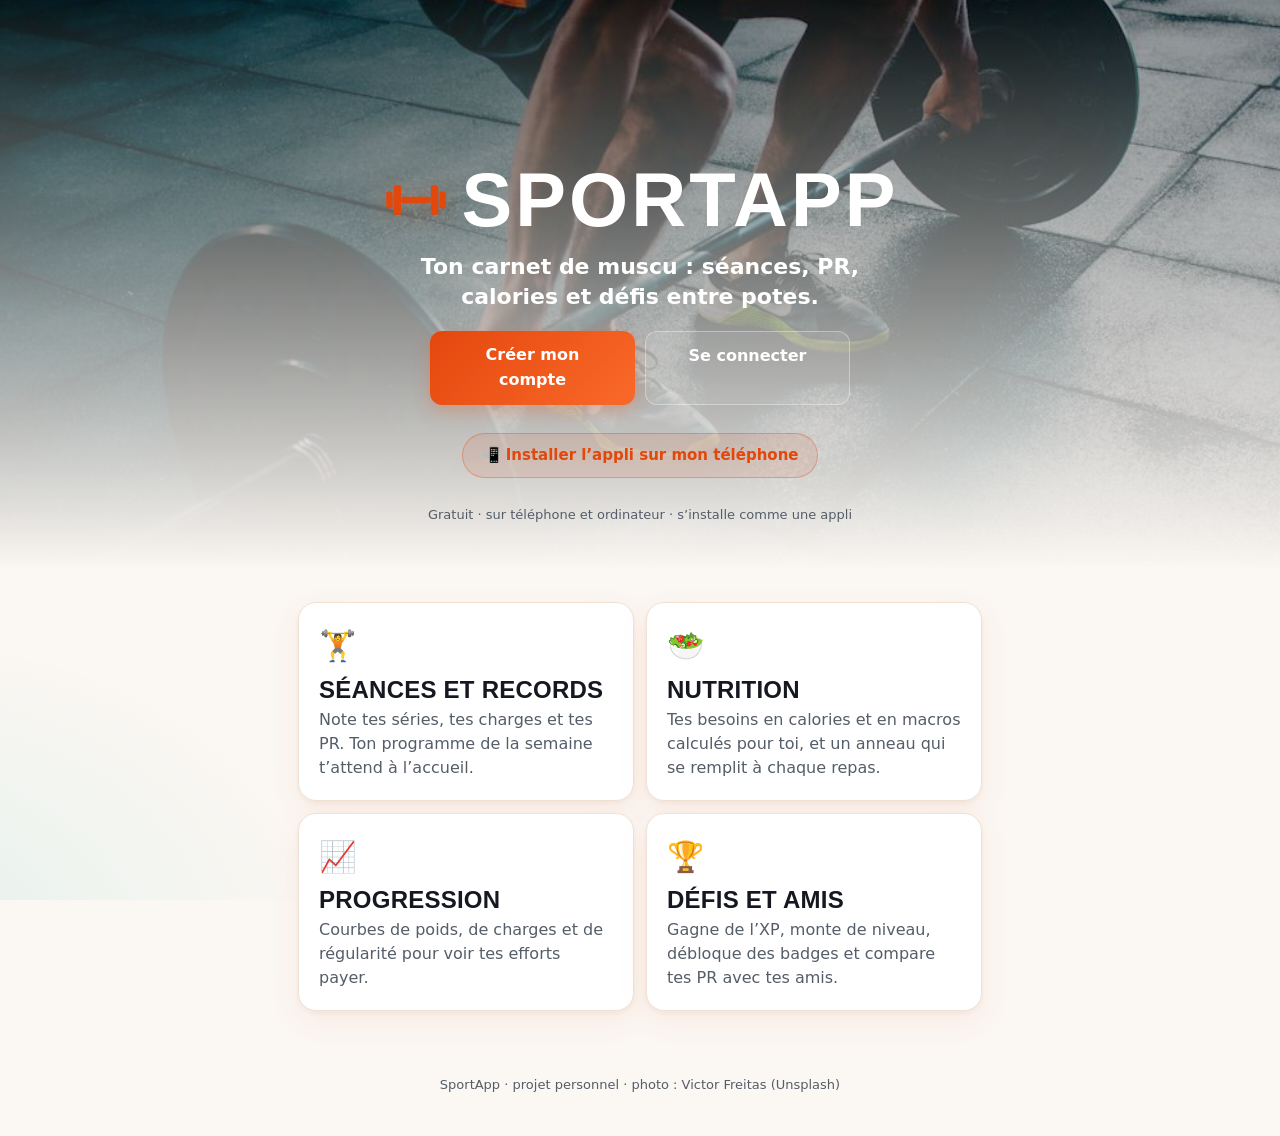
<file: index.html>
<!DOCTYPE html>
<html lang="fr">
<head>
  <meta charset="utf-8">
  <meta http-equiv="Content-Security-Policy" content="default-src 'self'; script-src 'self' 'unsafe-inline'; style-src 'self' 'unsafe-inline' https://fonts.googleapis.com; font-src https://fonts.gstatic.com; img-src 'self' data:; object-src 'none'; base-uri 'self'; form-action 'self'">
  <meta name="viewport" content="width=device-width, initial-scale=1">

  <!-- Ce que Google et les aperçus de liens (WhatsApp, Insta…) affichent -->
  <title>SportApp – Suivi muscu, nutrition et progression</title>
  <meta name="description" content="SportApp, ton carnet de musculation gratuit : note tes séances et tes PR, suis tes calories, ta progression, et relève des défis avec tes amis. S’installe sur ton téléphone comme une appli.">
  <link rel="canonical" href="https://zorgue1.github.io/ProjetSite/">
  <meta property="og:type" content="website">
  <meta property="og:site_name" content="SportApp">
  <meta property="og:title" content="SportApp – Suivi muscu, nutrition et progression">
  <meta property="og:description" content="Séances, PR, calories, progression et défis entre amis. Gratuit, sur téléphone et ordinateur.">
  <meta property="og:url" content="https://zorgue1.github.io/ProjetSite/">
  <meta property="og:image" content="https://zorgue1.github.io/ProjetSite/Image/icon-512.png">
  <!-- Google Search Console : preuve que le site m'appartient (ne pas retirer) -->
  <meta name="google-site-verification" content="H4rcb3SRadLsN_GmsuNjmYj808TPczAXAtBf1GFd7hI" />

  <link rel="manifest" href="manifest.json">
  <meta name="theme-color" content="#090d13">
  <link rel="icon" href="Image/icon-192.png">
  <link rel="apple-touch-icon" href="Image/icon-180.png">

  <script>
    // Déjà connecté (session Supabase enregistrée sur cet appareil) : on ouvre directement l'appli
    try {
      if (Object.keys(localStorage).some(function (k) { return /^sb-.+-auth-token$/.test(k); })) {
        location.replace("HTML/Accueil.html");
      }
    } catch (e) {}
  </script>
  <script src="JS/theme.js"></script>
  <link rel="stylesheet" href="CSS/Couleur.css">
  <link rel="stylesheet" href="CSS/Commun.css">
  <link rel="stylesheet" href="CSS/Vitrine.css">
</head>
<body>
  <header class="vitrine-hero">
    <div class="logo">
      <svg class="logo-icone" viewBox="0 0 64 64" aria-hidden="true">
        <rect x="4"  y="24" width="6"  height="16" rx="2"/>
        <rect x="11" y="18" width="7"  height="28" rx="2"/>
        <rect x="18" y="29" width="28" height="6"  rx="2"/>
        <rect x="46" y="18" width="7"  height="28" rx="2"/>
        <rect x="54" y="24" width="6"  height="16" rx="2"/>
      </svg>
      <h1>SportApp</h1>
    </div>
    <p class="accroche">Ton carnet de muscu : séances, PR, calories et défis entre potes.</p>
    <div class="boutons">
      <a class="btn" href="HTML/Connexion.html#inscription">Créer mon compte</a>
      <a class="btn secondaire" href="HTML/Connexion.html">Se connecter</a>
    </div>
    <button class="btn-installer-vitrine" id="btn-installer" type="button">📲 Installer l’appli sur mon téléphone</button>
    <p class="mut petit">Gratuit · sur téléphone et ordinateur · s’installe comme une appli</p>
  </header>

  <main>
    <section class="atouts" aria-label="Ce que fait SportApp">
      <article class="card">
        <span aria-hidden="true">🏋️</span>
        <h2>Séances et records</h2>
        <p>Note tes séries, tes charges et tes PR. Ton programme de la semaine t’attend à l’accueil.</p>
      </article>
      <article class="card">
        <span aria-hidden="true">🥗</span>
        <h2>Nutrition</h2>
        <p>Tes besoins en calories et en macros calculés pour toi, et un anneau qui se remplit à chaque repas.</p>
      </article>
      <article class="card">
        <span aria-hidden="true">📈</span>
        <h2>Progression</h2>
        <p>Courbes de poids, de charges et de régularité pour voir tes efforts payer.</p>
      </article>
      <article class="card">
        <span aria-hidden="true">🏆</span>
        <h2>Défis et amis</h2>
        <p>Gagne de l’XP, monte de niveau, débloque des badges et compare tes PR avec tes amis.</p>
      </article>
    </section>
  </main>

  <footer class="mut petit">
    SportApp · projet personnel · photo : Victor Freitas (Unsplash)
  </footer>
  <script src="JS/installer.js"></script>
  <script>
    document.getElementById("btn-installer").addEventListener("click", ouvrirGuideInstallation);
    // Arrivé depuis Insta, Snap… : on explique tout de suite comment ouvrir le vrai navigateur
    if (appareil().integre && !appliInstallee()) setTimeout(ouvrirGuideInstallation, 600);
    // Déjà installée : le bouton ne sert à rien
    if (appliInstallee()) document.getElementById("btn-installer").hidden = true;
  </script>
</body>
</html>
</file>
<file: CSS/Couleur.css>
/* =====================================================
   COULEUR.CSS : toutes les couleurs du site sont ici.
   Change une valeur, et toutes les pages suivent.
   ===================================================== */

/* ---------- Thème sombre (par défaut) ---------- */
:root {
  color-scheme: dark;

  --fond: #090d13;
  --halo: rgba(255, 106, 61, 0.16);
  --halo-2: transparent;
  --carte: #121923;
  --carte-douce: #0c121a;
  --texte: #f1f4f8;
  --gris: #98a4b4;
  --bordure: #202b3a;
  --ombre: 0 10px 40px rgba(0, 0, 0, 0.45);

  --accent: #ff6a3d;
  --accent-halo: rgba(255, 106, 61, 0.30);
  --degrade: linear-gradient(135deg, #ff6a3d, #ffa12e);
  --texte-bouton: #1a0d06;

  --push: #ff6a3d;
  --pull: #2fd9c5;
  --leg: #a78bfa;
  --repos: #6f7b8a;

  --danger: #ff4d5e;
  --anneau-1: #2fd9c5;
  --anneau-2: #7ee081;
  --proteines: #2fd9c5;
  --glucides: #ffb020;
  --lipides: #a78bfa;
  --eau: #38bdf8;

  --bandeau-fond: rgba(9, 13, 19, 0.78);
  --bandeau-texte: #8c99aa;
  --bandeau-actif: #f1f4f8;
  --bandeau-survol: rgba(255, 255, 255, 0.07);

  --logo: var(--accent);
  --rayon: 18px;
}

/* ---------- Thème clair « énergie » (choisi, ou automatique si le téléphone est en mode clair) ----------
   Inspiré de Strava (orange vif) et d'Apple Fitness (turquoise, vert) : fond chaud, deux lueurs de couleur,
   cartes blanches avec une ombre légèrement orangée. theme.js pose data-theme="light" quand il le faut. */
:root[data-theme="light"] {
  color-scheme: light;

  --fond: #fbf7f3;
  --halo: rgba(252, 76, 2, 0.13);
  --halo-2: rgba(16, 185, 170, 0.10);
  --carte: #ffffff;
  --carte-douce: #fbf2ea;
  --texte: #151821;
  --gris: #545d68;
  --bordure: #f0e1d4;
  --ombre: 0 10px 30px rgba(234, 88, 12, 0.08), 0 2px 6px rgba(21, 24, 33, 0.05);

  --accent: #e2470c;
  --accent-halo: rgba(252, 76, 2, 0.24);
  --degrade: linear-gradient(135deg, #e5470d, #f9692a);
  --texte-bouton: #ffffff;

  --push: #e2470c;
  --pull: #0d9488;
  --leg: #7c3aed;
  --repos: #8b8f96;

  --danger: #dc2638;
  --anneau-1: #0d9488;
  --anneau-2: #22c55e;
  --proteines: #0d9488;
  --glucides: #d97706;
  --lipides: #7c3aed;
  --eau: #0284c7;

  --bandeau-fond: rgba(255, 250, 246, 0.85);
  --bandeau-texte: #66707c;
  --bandeau-actif: #151821;
  --bandeau-survol: rgba(226, 71, 12, 0.07);
}
</file>
<file: CSS/Commun.css>
@import url("https://fonts.googleapis.com/css2?family=Big+Shoulders+Display:wght@700;800;900&family=Manrope:wght@400;500;600;700&display=swap");

/* ---------- Base ---------- */
* {
  box-sizing: border-box;
}

body {
  margin: 0;
  min-height: 100vh;
  background:
    radial-gradient(900px 520px at 90% -10%, var(--halo), transparent 65%),
    radial-gradient(700px 480px at -10% 105%, var(--halo-2), transparent 65%),
    var(--fond);
  background-attachment: fixed;
  color: var(--texte);
  font-family: Manrope, "Segoe UI", system-ui, sans-serif;
  font-size: 16px;
  line-height: 1.55;
  -webkit-font-smoothing: antialiased;
}

main {
  max-width: 720px;
  margin: 0 auto;
  padding: 28px 18px 64px;
}

h1,
h2 {
  margin: 0;
  font-family: "Big Shoulders Display", Impact, sans-serif;
  line-height: 1;
  letter-spacing: 0.01em;
}

h2 {
  margin-bottom: 16px;
  font-size: 30px;
  font-weight: 800;
  text-transform: uppercase;
}

.mut {
  color: var(--gris);
  font-size: 15px;
}

/* ---------- Bandeau : logo et paramètres ---------- */
.bandeau {
  position: sticky;
  top: 0;
  z-index: 20;
  display: flex;
  align-items: center;
  justify-content: space-between;
  gap: 12px;
  width: 100%;
  padding: 10px 16px;
  background: var(--bandeau-fond);
  -webkit-backdrop-filter: blur(14px);
  backdrop-filter: blur(14px);
  border-bottom: 1px solid var(--bordure);
}

.marque {
  display: flex;
  align-items: center;
  gap: 10px;
  text-decoration: none;
  color: var(--texte);
}

.marque svg {
  width: 34px;
  height: 34px;
  fill: var(--logo);
}

.marque span {
  font-family: "Big Shoulders Display", Impact, sans-serif;
  font-size: 26px;
  font-weight: 900;
  line-height: 1;
  letter-spacing: 0.04em;
  text-transform: uppercase;
}

.reglages {
  display: flex;
  align-items: center;
  gap: 8px;
  padding: 9px 14px;
  font-size: 14px;
  font-weight: 600;
  text-decoration: none;
  color: var(--bandeau-texte);
  border: 1px solid var(--bordure);
  border-radius: 999px;
  transition: background 0.15s, color 0.15s;
}

.reglages svg {
  width: 18px;
  height: 18px;
  fill: none;
  stroke: currentColor;
  stroke-width: 2;
  stroke-linecap: round;
}

.reglages:hover,
.reglages[aria-current="page"] {
  color: var(--bandeau-actif);
  background: var(--bandeau-survol);
}

.marque:focus-visible,
.reglages:focus-visible,
.btn:focus-visible,
summary:focus-visible {
  outline: 2px solid var(--accent);
  outline-offset: 3px;
}

/* Sur téléphone : le bouton Paramètres devient une simple icône */
@media (max-width: 480px) {
  .reglages span {
    display: none;
  }
  .reglages {
    padding: 10px;
  }
}

/* ---------- Cartes ---------- */
.card {
  margin-bottom: 16px;
  padding: 20px;
  background: var(--carte);
  border: 1px solid var(--bordure);
  border-radius: var(--rayon);
  box-shadow: var(--ombre);
}

.row {
  display: flex;
  flex-wrap: wrap;
  column-gap: 14px;        /* pas d'écart vertical en plus : les libellés espacent déjà les champs */
}

.row > * {
  flex: 1 1 170px;         /* sous ~370 px de large, les champs passent l'un sous l'autre */
  min-width: 0;            /* une colonne peut rétrécir au lieu de déborder */
}

/* Trois petits champs toujours côte à côte (ex. : protéines, glucides, lipides) */
.row.trois {
  display: grid;
  grid-template-columns: repeat(3, minmax(0, 1fr));
  gap: 0 10px;
}

.row.trois .champ-unite input {
  padding-left: 10px;
  padding-right: 26px;
}

.row.trois .champ-unite span {
  right: 10px;
}

.row.trois label {
  overflow: hidden;
  white-space: nowrap;
  text-overflow: ellipsis;
}

/* ---------- Formulaires ---------- */
label {
  display: block;
  margin: 16px 0 6px;
  font-size: 13px;
  font-weight: 700;
  letter-spacing: 0.06em;
  text-transform: uppercase;
  color: var(--gris);
}

.card > label:first-child {
  margin-top: 0;
}

input,
select,
textarea {
  width: 100%;
  min-width: 0;
  max-width: 100%;
  padding: 12px 14px;
  font: inherit;
  color: var(--texte);
  background: var(--carte-douce);
  border: 1px solid var(--bordure);
  border-radius: 12px;
  transition: border-color 0.15s, box-shadow 0.15s;
}

input:focus,
select:focus,
textarea:focus {
  outline: none;
  border-color: var(--accent);
  box-shadow: 0 0 0 3px var(--accent-halo);
}

textarea {
  resize: vertical;
}

/* Dates et heures : sur iPhone, ces champs gardent une largeur fixe et débordent sur leur voisin */
input[type="date"],
input[type="time"] {
  -webkit-appearance: none;
  appearance: none;
  display: block;
  min-height: 48px;
  line-height: 1.4;
  text-align: left;
}

input[type="date"]::-webkit-date-and-time-value,
input[type="time"]::-webkit-date-and-time-value {
  margin: 0;
  text-align: left;
}

.actions {
  display: flex;
  flex-wrap: wrap;
  align-items: center;
  gap: 12px;
  margin-top: 20px;
}

#message {
  color: var(--pull);
  font-weight: 600;
}

/* ---------- Boutons ---------- */
.btn {
  padding: 12px 22px;
  font: inherit;
  font-weight: 700;
  color: var(--texte-bouton);
  background: var(--degrade);
  border: 0;
  border-radius: 12px;
  cursor: pointer;
  box-shadow: 0 6px 18px var(--accent-halo);
  transition: transform 0.12s, filter 0.12s;
}

.btn:hover {
  transform: translateY(-1px);
  filter: brightness(1.07);
}

.btn:active {
  transform: scale(0.98);
}

/* ---------- Logo ---------- */
.logo {
  display: flex;
  align-items: center;
  justify-content: center;
  gap: 12px;
  padding: 6px 0 22px;
}

.logo-icone {
  width: 54px;
  height: 54px;
  fill: var(--logo);
  filter: drop-shadow(0 4px 14px var(--accent-halo));
}

.logo-nom {
  font-family: "Big Shoulders Display", Impact, sans-serif;
  font-size: 44px;
  font-weight: 900;
  line-height: 1;
  letter-spacing: 0.04em;
  text-transform: uppercase;
  color: var(--texte);
}

/* ---------- Animation d'apparition ---------- */
@keyframes monter {
  from { opacity: 0; transform: translateY(10px); }
  to   { opacity: 1; transform: none; }
}

.card,
.hero,
.stats {
  animation: monter 0.4s ease both;
}

@media (prefers-reduced-motion: reduce) {
  * {
    animation: none !important;
    transition: none !important;
  }
}

/* ---------- Attribut hidden toujours respecté ---------- */
[hidden] {
  display: none !important;
}

/* ---------- Exercices : vignette et séries (partagé) ---------- */
.exo-ligne {
  display: flex;
  align-items: center;
  gap: 12px;
  margin-top: 12px;
}

.miniature {
  flex: 0 0 auto;
  width: 56px;
  height: 56px;
  object-fit: cover;
  border-radius: 12px;
  background: var(--carte-douce);
}

/* ---------- Message quand il n'y a rien à afficher ---------- */
.vide {
  padding: 28px 12px;
  text-align: center;
  color: var(--gris);
  border: 1px dashed var(--bordure);
  border-radius: var(--rayon);
}

/* ---------- Pastilles de filtre (muscles, types de séance) ---------- */
.chips {
  display: flex;
  flex-wrap: wrap;
  gap: 6px;
}

.chip {
  padding: 6px 14px;
  font: inherit;
  font-size: 13px;
  font-weight: 700;
  color: var(--gris);
  background: none;
  border: 1px solid var(--bordure);
  border-radius: 999px;
  cursor: pointer;
}

.chip[aria-pressed="true"] {
  color: var(--texte-bouton);
  background: var(--degrade);
  border-color: transparent;
}

/* Vignette sans photo : pas le cadre pointillé de .vide */
.miniature.vide {
  padding: 0;
  border: 0;
  border-radius: 12px;
  display: grid;
  place-items: center;
  font-family: "Big Shoulders Display", Impact, sans-serif;
  font-size: 26px;
  font-weight: 900;
  color: var(--gris);
}

.exo-detail {
  min-width: 0;
}

.exo-nom-ligne {
  font-weight: 700;
  line-height: 1.25;
}

.puces {
  display: flex;
  flex-wrap: wrap;
  gap: 6px;
  margin-top: 4px;
}

.puce {
  padding: 2px 10px;
  font-size: 13px;
  font-weight: 600;
  background: var(--carte-douce);
  border: 1px solid var(--bordure);
  border-radius: 999px;
}

/* ---------- Bouton secondaire ---------- */
.btn.secondaire {
  color: var(--texte);
  background: none;
  border: 1px solid var(--bordure);
  box-shadow: none;
}

/* ---------- Confort sur téléphone ---------- */
@media (max-width: 480px) {
  main {
    padding: 20px 14px 56px;
  }
  .card {
    padding: 16px;
  }
  h2 {
    font-size: 28px;
  }
}

/* ---------- Bascule à plusieurs choix (Connexion, Apparence) ---------- */
.onglets {
  display: grid;
  grid-template-columns: 1fr 1fr;
  gap: 4px;
  padding: 4px;
  margin-bottom: 4px;
  background: var(--carte-douce);
  border: 1px solid var(--bordure);
  border-radius: 14px;
}

.onglets.trois {
  grid-template-columns: repeat(3, 1fr);
}

.onglet {
  padding: 10px 8px;
  font: inherit;
  font-size: 14px;
  font-weight: 700;
  color: var(--gris);
  background: none;
  border: 0;
  border-radius: 10px;
  cursor: pointer;
}

.onglet[aria-pressed="true"] {
  color: var(--texte-bouton);
  background: var(--degrade);
}

.onglet:focus-visible {
  outline: 2px solid var(--accent);
  outline-offset: 2px;
}

/* ---------- Divers partagé ---------- */
.btn.petit {
  padding: 9px 16px;
  font-size: 14px;
}

.entete-page {
  display: flex;
  align-items: center;
  justify-content: space-between;
  gap: 12px;
  margin-bottom: 16px;
}

.entete-page h2 {
  margin: 0;
}

.confirmation {
  margin: 0 0 14px;
  padding: 12px 16px;
  font-weight: 700;
  color: var(--pull);
  background: color-mix(in srgb, var(--pull) 12%, transparent);
  border-radius: 12px;
}

/* ---------- Barre de navigation du bas ---------- */
html {
  scroll-padding-bottom: 96px;
}

body.avec-barre {
  padding-bottom: calc(78px + env(safe-area-inset-bottom, 0px));
}

.barre-bas {
  position: fixed;
  left: 0;
  right: 0;
  bottom: 0;
  z-index: 30;
  display: flex;
  gap: 2px;
  padding: 6px 6px calc(6px + env(safe-area-inset-bottom, 0px));
  background: var(--bandeau-fond);
  -webkit-backdrop-filter: blur(14px);
  backdrop-filter: blur(14px);
  border-top: 1px solid var(--bordure);
}

.barre-bas a {
  flex: 1;
  display: flex;
  flex-direction: column;
  align-items: center;
  gap: 3px;
  padding: 7px 2px 6px;
  font-size: 12px;
  font-weight: 700;
  text-decoration: none;
  color: var(--bandeau-texte);
  border-radius: 14px;
  transition: color 0.15s, background 0.15s;
}

.barre-bas svg {
  width: 24px;
  height: 24px;
  fill: none;
  stroke: currentColor;
  stroke-width: 2;
  stroke-linecap: round;
  stroke-linejoin: round;
}

.barre-bas a:hover {
  color: var(--bandeau-actif);
}

.barre-bas a[aria-current="page"] {
  color: var(--accent);
  background: color-mix(in srgb, var(--accent) 12%, transparent);
}

.barre-bas a:focus-visible {
  outline: 2px solid var(--accent);
  outline-offset: -2px;
}

/* Sur grand écran : une pastille flottante centrée plutôt qu'une barre sur toute la largeur */
@media (min-width: 900px) {
  .barre-bas {
    left: 50%;
    right: auto;
    bottom: 16px;
    width: 560px;
    transform: translateX(-50%);
    padding-bottom: 6px;
    border: 1px solid var(--bordure);
    border-radius: 22px;
    box-shadow: var(--ombre);
  }

  body.avec-barre {
    padding-bottom: 100px;
  }
}

/* ---------- Sous-onglets d'une section ---------- */
.sous-onglets {
  max-width: 720px;
  margin: 0 auto;
  padding: 16px 18px 0;
}

.sous-onglets-piste {
  display: grid;
  grid-auto-flow: column;
  grid-auto-columns: 1fr;
  gap: 4px;
  padding: 4px;
  background: var(--carte-douce);
  border: 1px solid var(--bordure);
  border-radius: 14px;
}

.sous-onglets a {
  padding: 10px 8px;
  font-size: 14px;
  font-weight: 700;
  text-align: center;
  text-decoration: none;
  color: var(--gris);
  border-radius: 10px;
  transition: color 0.15s, background 0.15s;
}

.sous-onglets a:hover {
  color: var(--texte);
}

.sous-onglets a[aria-current="page"] {
  color: var(--texte-bouton);
  background: var(--degrade);
}

.sous-onglets a:focus-visible {
  outline: 2px solid var(--accent);
  outline-offset: 2px;
}

@media (max-width: 480px) {
  .sous-onglets {
    padding: 14px 14px 0;
  }
}

/* ---------- Champ avec unité (kg, kcal, g) ---------- */
.champ-unite {
  position: relative;
}

.champ-unite input {
  padding-right: 48px;
}

.champ-unite span {
  position: absolute;
  top: 50%;
  right: 14px;
  transform: translateY(-50%);
  font-size: 14px;
  font-weight: 700;
  color: var(--gris);
  pointer-events: none;
}

.champ-unite.grand input {
  padding-top: 14px;
  padding-bottom: 14px;
  font-family: "Big Shoulders Display", Impact, sans-serif;
  font-size: 30px;
  font-weight: 800;
}

/* Pas de petites flèches sur les nombres : elles cachaient l’unité */
.champ-unite input::-webkit-outer-spin-button,
.champ-unite input::-webkit-inner-spin-button {
  margin: 0;
  -webkit-appearance: none;
}

.champ-unite input[type="number"] {
  -moz-appearance: textfield;
  appearance: textfield;
}

/* Photo de profil dans un avatar rond */
.avatar {
  overflow: hidden;
}

.avatar img {
  display: block;
  width: 100%;
  height: 100%;
  object-fit: cover;
}

/* ---------- Fenêtres aux couleurs de l'appli (à la place de alert / confirm) ---------- */
.dialogue-fond {
  position: fixed;
  inset: 0;
  z-index: 90;
  display: grid;
  place-items: center;
  padding: 20px;
  background: rgba(0, 0, 0, 0.55);
  -webkit-backdrop-filter: blur(4px);
  backdrop-filter: blur(4px);
  animation: fondu 0.15s ease both;
}

.dialogue {
  width: min(100%, 380px);
  padding: 22px 20px 18px;
  background: var(--carte);
  border: 1px solid var(--bordure);
  border-radius: 20px;
  box-shadow: var(--ombre);
  animation: dialogue-entree 0.25s cubic-bezier(0.22, 1.2, 0.36, 1) both;
}

.dialogue-texte {
  margin: 0 0 18px;
  font-size: 16px;
  font-weight: 600;
  line-height: 1.45;
  white-space: pre-line;
}

.dialogue-boutons {
  display: flex;
  gap: 10px;
}

.dialogue-boutons .btn {
  flex: 1;
  margin: 0;
}

.btn.danger {
  color: #fff;
  background: var(--danger);
  box-shadow: 0 6px 18px color-mix(in srgb, var(--danger) 35%, transparent);
}

@keyframes fondu {
  from { opacity: 0; }
}

@keyframes dialogue-entree {
  from { opacity: 0; transform: translateY(12px) scale(0.96); }
}

/* ---------- Petit message en bas de l'écran (« Supprimé — Annuler ») ---------- */
.toast {
  position: fixed;
  left: 50%;
  bottom: calc(90px + env(safe-area-inset-bottom, 0px));
  z-index: 85;
  display: flex;
  align-items: center;
  gap: 14px;
  width: max-content;
  max-width: calc(100vw - 24px);
  overflow: hidden;
  padding: 12px 12px 12px 18px;
  color: #fff;
  background: #1d2430;
  border-radius: 14px;
  box-shadow: 0 10px 30px rgba(0, 0, 0, 0.4);
  transform: translateX(-50%);
  animation: toast-entree 0.25s ease both;
}

.toast-texte {
  font-size: 14px;
  font-weight: 700;
}

.toast-action {
  padding: 8px 12px;
  font: inherit;
  font-size: 14px;
  font-weight: 800;
  color: #ffa12e;
  background: rgba(255, 255, 255, 0.08);
  border: 0;
  border-radius: 10px;
  cursor: pointer;
}

.toast-barre {
  position: absolute;
  left: 0;
  bottom: 0;
  width: 100%;
  height: 3px;
  background: #ffa12e;
  transform-origin: left;
  animation: toast-temps linear both;
}

@keyframes toast-entree {
  from { opacity: 0; transform: translate(-50%, 16px); }
}

@keyframes toast-temps {
  to { transform: scaleX(0); }
}

/* ---------- Chargement : formes grises qui « respirent » ---------- */
.squelette {
  height: 84px;
  margin-bottom: 10px;
  border-radius: var(--rayon);
  background: linear-gradient(100deg, var(--carte) 30%, var(--carte-douce) 50%, var(--carte) 70%);
  background-size: 300% 100%;
  animation: respirer 1.4s ease-in-out infinite;
}

.squelette.petit {
  height: 52px;
}

.squelette.grand {
  height: 220px;
}

/* Une zone remplie après le chargement : on cache son contenu vide sous un voile animé */
.charge {
  position: relative;
}

.charge::after {
  content: "";
  position: absolute;
  inset: 0;
  z-index: 5;
  border-radius: inherit;
  background: linear-gradient(100deg, var(--carte) 30%, var(--carte-douce) 50%, var(--carte) 70%);
  background-size: 300% 100%;
  animation: respirer 1.4s ease-in-out infinite;
}

@keyframes respirer {
  from { background-position: 100% 0; }
  to   { background-position: 0 0; }
}

/* ---------- Installer l'appli / premier lancement ---------- */
.installer {
  display: flex;
  align-items: center;
  gap: 14px;
  padding: 16px;
  background:
    radial-gradient(260px 140px at 0% 0%, var(--accent-halo), transparent 70%),
    var(--carte);
  border: 1px solid var(--accent);
  border-radius: var(--rayon);
}

.installer-icone {
  flex: 0 0 auto;
  width: 46px;
  height: 46px;
  border-radius: 12px;
}

.installer-texte {
  flex: 1;
  min-width: 0;
}

.installer-texte strong {
  display: block;
}

.installer-texte span {
  font-size: 13px;
  color: var(--gris);
}

.installer .btn {
  margin: 0;
  padding: 10px 16px;
}

.installer-fermer {
  align-self: flex-start;
  padding: 0 4px;
  font-size: 20px;
  line-height: 1;
  color: var(--gris);
  background: none;
  border: 0;
  cursor: pointer;
}





@media (prefers-reduced-motion: reduce) {
  .squelette,
  .charge::after,
  .dialogue,
  .toast {
    animation: none;
  }
}

/* ---------- Interrupteur (oui / non) ---------- */
.interrupteur {
  display: flex;
  align-items: center;
  gap: 14px;
  margin: 18px 0 0;
  padding-top: 16px;
  font-size: 15px;
  letter-spacing: 0;
  text-transform: none;
  color: var(--texte);
  border-top: 1px solid var(--bordure);
  cursor: pointer;
}

.interrupteur input {
  position: absolute;
  opacity: 0;
  width: 1px;
  height: 1px;
}

.interrupteur-piste {
  position: relative;
  flex: 0 0 auto;
  width: 50px;
  height: 30px;
  background: var(--carte-douce);
  border: 1px solid var(--bordure);
  border-radius: 999px;
  transition: background 0.2s, border-color 0.2s;
}

.interrupteur-piste::after {
  content: "";
  position: absolute;
  top: 3px;
  left: 3px;
  width: 22px;
  height: 22px;
  background: var(--gris);
  border-radius: 50%;
  transition: transform 0.2s cubic-bezier(0.22, 1, 0.36, 1), background 0.2s;
}

.interrupteur input:checked + .interrupteur-piste {
  background: var(--accent);
  border-color: var(--accent);
}

.interrupteur input:checked + .interrupteur-piste::after {
  background: #fff;
  transform: translateX(20px);
}

.interrupteur input:focus-visible + .interrupteur-piste {
  outline: 2px solid var(--accent);
  outline-offset: 3px;
}

.interrupteur-texte {
  display: flex;
  flex-direction: column;
}

.interrupteur-texte .mut {
  font-size: 13px;
  font-weight: 500;
}

/* ---------- Bouton ＋ d'ajout rapide ---------- */
.ajout-rapide {
  position: fixed;
  right: 16px;
  bottom: calc(88px + env(safe-area-inset-bottom, 0px));
  z-index: 36;
  display: grid;
  place-items: center;
  width: 56px;
  height: 56px;
  padding: 0;
  background: var(--degrade);
  border: 0;
  border-radius: 50%;
  box-shadow: 0 8px 24px var(--accent-halo), 0 4px 12px rgba(0, 0, 0, 0.3);
  cursor: pointer;
  transition: transform 0.2s cubic-bezier(0.22, 1.4, 0.36, 1);
  touch-action: manipulation;
}

.ajout-rapide svg {
  width: 26px;
  height: 26px;
  stroke: var(--texte-bouton);
  stroke-width: 2.6;
  stroke-linecap: round;
}

.ajout-rapide.ouvert {
  transform: rotate(45deg);
}

.ajout-rapide:focus-visible {
  outline: 2px solid var(--accent);
  outline-offset: 3px;
}

.ajout-fond {
  position: fixed;
  inset: 0;
  z-index: 35;
  background: rgba(0, 0, 0, 0.5);
  -webkit-backdrop-filter: blur(3px);
  backdrop-filter: blur(3px);
  animation: fondu 0.15s ease both;
}

.ajout-menu {
  position: absolute;
  right: 12px;
  bottom: calc(156px + env(safe-area-inset-bottom, 0px));
  width: min(calc(100vw - 24px), 340px);
  padding: 16px;
  background: var(--carte);
  border: 1px solid var(--bordure);
  border-radius: 20px;
  box-shadow: var(--ombre);
  animation: dialogue-entree 0.22s cubic-bezier(0.22, 1.2, 0.36, 1) both;
}

.ajout-titre {
  margin-bottom: 12px;
  font-family: "Big Shoulders Display", Impact, sans-serif;
  font-size: 22px;
  font-weight: 800;
  text-transform: uppercase;
}

.ajout-grille {
  display: grid;
  grid-template-columns: repeat(4, 1fr);
  gap: 8px;
}

.ajout-action {
  display: flex;
  flex-direction: column;
  align-items: center;
  gap: 6px;
  padding: 12px 4px;
  font: inherit;
  font-size: 13px;
  font-weight: 700;
  color: var(--texte);
  background: var(--carte-douce);
  border: 1px solid var(--bordure);
  border-radius: 14px;
  cursor: pointer;
}

.ajout-action:active {
  transform: scale(0.96);
}

.ajout-emoji {
  font-size: 26px;
  line-height: 1;
}

.ajout-pesee label {
  margin-top: 14px;
}

.ajout-pesee-ligne {
  display: flex;
  gap: 8px;
}

.ajout-pesee-ligne .champ-unite {
  flex: 1;
}

.ajout-pesee-ligne .btn {
  margin: 0;
}

@media (min-width: 900px) {
  .ajout-rapide {
    right: calc(50% - 280px - 72px);
    bottom: 24px;
  }

  .ajout-menu {
    right: calc(50% - 280px - 72px);
    bottom: 90px;
  }
}

/* ---------- Visite guidée : projecteur sur le vrai bouton + bulle ---------- */
body.sans-defilement {
  overflow: hidden;
}

.visite {
  position: fixed;
  inset: 0;
  z-index: 95;
  touch-action: none;
}

/* Le trou lumineux : tout le reste de l'écran est assombri par l'ombre */
.visite-spot {
  position: fixed;
  border-radius: 16px;
  box-shadow: 0 0 0 9999px rgba(5, 8, 14, 0.74), 0 0 0 3px var(--accent), 0 0 24px 6px var(--accent-halo);
  transition: top 0.3s cubic-bezier(0.22, 1, 0.36, 1), left 0.3s cubic-bezier(0.22, 1, 0.36, 1),
    width 0.3s cubic-bezier(0.22, 1, 0.36, 1), height 0.3s cubic-bezier(0.22, 1, 0.36, 1);
  pointer-events: none;
}

.visite-bulle {
  position: fixed;
  left: 50%;
  width: min(calc(100vw - 24px), 380px);
  padding: 14px 16px 14px;
  background: var(--carte);
  border: 1px solid var(--bordure);
  border-radius: 18px;
  box-shadow: var(--ombre);
  transform: translateX(-50%);
  animation: visite-bulle 0.25s cubic-bezier(0.22, 1.2, 0.36, 1) both;
}

.visite-bulle.centre {
  top: 50% !important;
  transform: translate(-50%, -50%);
  animation-name: fondu;
}

@keyframes visite-bulle {
  from { opacity: 0; transform: translate(-50%, 8px); }
}

/* Petite flèche vers l'élément éclairé */
.visite-bulle.dessous::before,
.visite-bulle.dessus::after {
  content: "";
  position: absolute;
  left: 50%;
  width: 14px;
  height: 14px;
  background: var(--carte);
  border: 1px solid var(--bordure);
  transform: translateX(-50%) rotate(45deg);
}

.visite-bulle.dessous::before {
  top: -8px;
  border-right: 0;
  border-bottom: 0;
}

.visite-bulle.dessus::after {
  bottom: -8px;
  border-top: 0;
  border-left: 0;
}

.visite-tete {
  display: flex;
  align-items: center;
  justify-content: space-between;
  margin-bottom: 6px;
}

.visite-compteur {
  font-size: 12px;
  font-weight: 800;
  color: var(--accent);
}

.visite-passer {
  padding: 4px 10px;
  font: inherit;
  font-size: 13px;
  font-weight: 700;
  color: var(--gris);
  background: none;
  border: 0;
  border-radius: 999px;
  cursor: pointer;
}

.visite-bulle h3 {
  margin: 0 0 4px;
  font-size: 18px;
  font-weight: 800;
}

.visite-bulle p {
  margin: 0 0 12px;
  font-size: 15px;
  line-height: 1.45;
  color: var(--gris);
}

.visite-boutons {
  display: flex;
  gap: 8px;
}

.visite-boutons .btn {
  margin: 0;
}

.visite-boutons .btn:last-child {
  flex: 1;
}

.visite-boutons .btn.secondaire {
  flex: 0 0 48px;
  padding-left: 0;
  padding-right: 0;
  font-size: 20px;
}

/* Bouton « ? » du bandeau : relance le guide de la page */
.aide-page {
  flex: 0 0 auto;
  width: 38px;
  height: 38px;
  margin-left: auto;
  padding: 0;
  font: inherit;
  font-size: 17px;
  font-weight: 800;
  color: var(--bandeau-texte);
  background: none;
  border: 1px solid var(--bordure);
  border-radius: 50%;
  cursor: pointer;
}

.aide-page:hover {
  background: var(--bandeau-survol);
}

@media (prefers-reduced-motion: reduce) {
  .visite-spot,
  .visite-bulle {
    transition: none;
    animation: none;
  }
}

/* ---------- Chrono de repos (commun à toutes les pages) ---------- */
.chrono {
  position: fixed;
  left: 10px;
  right: 10px;
  bottom: calc(84px + env(safe-area-inset-bottom, 0px));
  z-index: 40;
  display: flex;
  align-items: center;
  gap: 8px;
  padding: 8px 10px 8px 8px;
  background: var(--carte);
  border: 1px solid color-mix(in srgb, var(--accent) 60%, var(--bordure));
  border-radius: 22px;
  box-shadow: var(--ombre), 0 0 0 4px var(--accent-halo);
  animation: chrono-entree 0.35s cubic-bezier(0.22, 1.4, 0.36, 1) both;
}

.chrono[hidden] {
  display: none;
}

@keyframes chrono-entree {
  from { opacity: 0; transform: translateY(24px) scale(0.92); }
}

/* Anneau qui se vide pendant le repos */
.chrono-anneau {
  position: relative;
  flex: 0 0 auto;
  display: grid;
  place-items: center;
  width: 56px;
  height: 56px;
}

.chrono-anneau svg {
  position: absolute;
  inset: 0;
  width: 100%;
  height: 100%;
  transform: rotate(-90deg);
}

.chrono-anneau circle {
  fill: none;
  stroke-width: 6;
}

.chrono-fond {
  stroke: var(--carte-douce);
}

.chrono-plein {
  stroke: var(--accent);
  stroke-linecap: round;
  transition: stroke-dashoffset 0.2s linear, stroke 0.3s;
}

.chrono-emoji {
  font-size: 22px;
  animation: chrono-tic 2s ease-in-out infinite;
}

@keyframes chrono-tic {
  0%, 100% { transform: rotate(-8deg); }
  50% { transform: rotate(8deg); }
}

.chrono-texte {
  display: flex;
  flex: 1;
  flex-direction: column;
  min-width: 0;
}

.chrono-titre {
  font-size: 12px;
  font-weight: 800;
  letter-spacing: 0.06em;
  text-transform: uppercase;
  color: var(--gris);
}

.chrono-temps {
  font-family: "Big Shoulders Display", Impact, sans-serif;
  font-size: 34px;
  font-weight: 900;
  line-height: 1;
  font-variant-numeric: tabular-nums;
}

.chrono-btn {
  min-width: 46px;
  height: 42px;
  padding: 0 10px;
  font: inherit;
  font-size: 14px;
  font-weight: 800;
  color: var(--texte);
  background: var(--carte-douce);
  border: 1px solid var(--bordure);
  border-radius: 12px;
  cursor: pointer;
  touch-action: manipulation;
}

.chrono-btn.passer {
  color: var(--texte-bouton);
  background: var(--degrade);
  border: 0;
}

/* 5 dernières secondes : l'anneau rougit et le chrono bat comme un cœur */
.chrono.bientot .chrono-plein {
  stroke: var(--danger);
}

.chrono.bientot .chrono-temps {
  color: var(--danger);
  animation: chrono-battement 1s ease-in-out infinite;
}

@keyframes chrono-battement {
  0%, 100% { transform: scale(1); }
  15% { transform: scale(1.18); }
}

/* Fin : anneau vert plein, rebond et lueur */
.chrono.fini {
  border-color: var(--pull);
  box-shadow: var(--ombre), 0 0 0 4px color-mix(in srgb, var(--pull) 35%, transparent);
  animation: chrono-fin 0.6s cubic-bezier(0.22, 1.6, 0.36, 1) 3;
}

.chrono.fini .chrono-plein {
  stroke: var(--pull);
}

.chrono.fini .chrono-temps {
  color: var(--pull);
}

.chrono.fini .chrono-emoji {
  animation: chrono-hop 0.6s ease 3;
}

@keyframes chrono-fin {
  0%, 100% { transform: scale(1); }
  40% { transform: scale(1.05) rotate(-1deg); }
  70% { transform: scale(0.98) rotate(1deg); }
}

@keyframes chrono-hop {
  50% { transform: translateY(-6px) scale(1.25); }
}

/* Pendant le chrono, le bouton ＋ remonte au-dessus de lui */
body.avec-chrono {
  padding-bottom: calc(170px + env(safe-area-inset-bottom, 0px));
}

body.avec-chrono .ajout-rapide {
  bottom: calc(164px + env(safe-area-inset-bottom, 0px));
}

@media (min-width: 900px) {
  .chrono {
    left: 50%;
    right: auto;
    bottom: 96px;
    width: 520px;
    margin-left: -260px;
  }

  body.avec-chrono .ajout-rapide {
    bottom: 24px;
  }
}

/* Durées du chrono dans le menu ＋ */
.ajout-chrono {
  margin-top: 14px;
  padding-top: 12px;
  border-top: 1px solid var(--bordure);
}

.ajout-chrono-titre {
  margin-bottom: 8px;
  font-size: 13px;
  font-weight: 800;
}

.ajout-chrono .chips {
  margin: 0;
}

@media (prefers-reduced-motion: reduce) {
  .chrono,
  .chrono-emoji,
  .chrono.bientot .chrono-temps,
  .chrono.fini,
  .chrono.fini .chrono-emoji {
    animation: none;
  }
}

/* Chrono terminé : plus besoin de −15 / +15 */
.chrono.fini [data-ajout] {
  display: none;
}

/* ---------- Guide d'installation sur le téléphone ---------- */
.installation-fond {
  position: fixed;
  inset: 0;
  z-index: 92;
  display: flex;
  align-items: flex-end;
  justify-content: center;
  background: rgba(0, 0, 0, 0.55);
  -webkit-backdrop-filter: blur(3px);
  backdrop-filter: blur(3px);
  animation: fondu 0.15s ease both;
}

.installation {
  display: flex;
  flex-direction: column;
  width: min(100%, 520px);
  max-height: 94vh;
  max-height: 94dvh;
  padding: 18px 18px calc(16px + env(safe-area-inset-bottom, 0px));
  overflow-y: auto;
  overscroll-behavior: contain;
  background: var(--carte);
  border: 1px solid var(--bordure);
  border-bottom: 0;
  border-radius: 22px 22px 0 0;
  box-shadow: var(--ombre);
  animation: installation-entree 0.28s cubic-bezier(0.22, 1, 0.36, 1) both;
}

@keyframes installation-entree {
  from { transform: translateY(100%); }
}

@media (min-width: 600px) {
  .installation-fond { align-items: center; }
  .installation { border-bottom: 1px solid var(--bordure); border-radius: 22px; }
}

.installation-tete {
  display: flex;
  align-items: flex-start;
  gap: 12px;
}

.installation-icone {
  flex: 0 0 auto;
  width: 52px;
  height: 52px;
  border-radius: 14px;
}

.installation-tete > div {
  flex: 1;
  min-width: 0;
}

.installation-tete h2 {
  margin: 0;
}

.installation-tete p {
  margin: 2px 0 0;
  font-size: 14px;
}

.installation-fermer {
  flex: 0 0 auto;
  width: 36px;
  height: 36px;
  font: inherit;
  color: var(--gris);
  background: var(--carte-douce);
  border: 0;
  border-radius: 50%;
  cursor: pointer;
}

.installation-corps {
  margin-top: 14px;
}

.installation-onglets {
  margin-bottom: 4px;
}

.installation-etapes {
  margin: 12px 0 0;
  padding: 0;
  list-style: none;
}

.installation-etapes li {
  display: grid;
  grid-template-columns: 26px 44px 1fr;
  align-items: center;
  gap: 10px;
  padding: 10px 0;
}

.installation-etapes li + li {
  border-top: 1px solid var(--bordure);
}

.installation-numero {
  display: grid;
  place-items: center;
  width: 26px;
  height: 26px;
  font-size: 13px;
  font-weight: 800;
  color: var(--texte-bouton);
  background: var(--degrade);
  border-radius: 50%;
}

/* Le pictogramme ressemble au bouton à toucher sur le téléphone */
.installation-pictogramme {
  display: grid;
  place-items: center;
  width: 44px;
  height: 44px;
  background: var(--carte-douce);
  border: 1px solid var(--bordure);
  border-radius: 12px;
}

.installation-pictogramme svg {
  width: 24px;
  height: 24px;
  fill: none;
  stroke: #0a84ff;
  stroke-width: 1.9;
  stroke-linecap: round;
  stroke-linejoin: round;
}

.installation-pictogramme svg circle {
  fill: #0a84ff;
  stroke: none;
}

.installation-texte {
  font-size: 15px;
  line-height: 1.4;
}

.installation-texte span {
  display: block;
  margin-top: 3px;
  font-size: 13px;
  color: var(--gris);
}

.installation-note {
  margin: 10px 0 0;
}

.lien-bouton {
  padding: 0;
  font: inherit;
  font-weight: 700;
  color: var(--accent);
  text-decoration: underline;
  background: none;
  border: 0;
  cursor: pointer;
}

.installation-alerte {
  display: grid;
  gap: 8px;
  margin-bottom: 14px;
  padding: 12px 14px;
  font-size: 14px;
  background: color-mix(in srgb, #ffb020 14%, transparent);
  border: 1px solid color-mix(in srgb, #ffb020 50%, transparent);
  border-radius: 14px;
}

.installation-alerte .btn {
  justify-self: start;
  margin: 0;
}

.installation-direct {
  width: 100%;
  margin: 0;
  font-size: 17px;
}

.installation-ou {
  margin: 12px 0 6px;
  text-align: center;
}

.installation-ok,
.installation-ordi {
  margin: 12px 0 0;
  padding: 12px 14px;
  font-size: 14px;
  background: var(--carte-douce);
  border-radius: 14px;
}

.installation-compris {
  width: 100%;
  margin: 16px 0 0;
}

/* ---------- Dessins d'exercices (dessins.js) ---------- */
:root {
  --d-corps: #8a919b;
  --d-loin: #5f6670;
  --d-principal: #ff4d4f;
  --d-secondaire: #d9776e;
  --d-fer: #7b828c;
  --d-noir: #d3d8de;
  --d-banc: #4a525d;
  --d-sol: #2c333d;
  --d-cable: #7b828c;
}

:root[data-theme="light"] {
  --d-corps: #c9cdd3;
  --d-loin: #a9afb8;
  --d-principal: #e5383b;
  --d-secondaire: #f4a29a;
  --d-fer: #6b717b;
  --d-noir: #2b2f35;
  --d-banc: #3a3f47;
  --d-sol: #e3ded6;
  --d-cable: #8a9099;
}

.dessin-exo {
  display: block;
  width: 100%;
  height: 100%;
}

.miniature.dessin {
  display: grid;
  place-items: center;
  padding: 3px;
  overflow: hidden;
}

/* Dans une petite vignette : on zoome sur le personnage (les bords du dessin sont vides) */
.miniature.dessin .dessin-exo {
  transform: scale(1.45);
}

/* Couleurs des dessins : t- = trait, r- = remplissage (classes plutôt que var() dans le SVG, pour Safari) */
.dessin-exo .t-corps { stroke: var(--d-corps); }
.dessin-exo .t-loin { stroke: var(--d-loin); }
.dessin-exo .t-p { stroke: var(--d-principal); }
.dessin-exo .t-s { stroke: var(--d-secondaire); }
.dessin-exo .t-fer { stroke: var(--d-fer); }
.dessin-exo .t-noir { stroke: var(--d-noir); }
.dessin-exo .t-banc { stroke: var(--d-banc); }
.dessin-exo .t-sol { stroke: var(--d-sol); }
.dessin-exo .t-cable { stroke: var(--d-cable); }
.dessin-exo .r-corps { fill: var(--d-corps); }
.dessin-exo .r-loin { fill: var(--d-loin); }
.dessin-exo .r-p { fill: var(--d-principal); }
.dessin-exo .r-s { fill: var(--d-secondaire); }
.dessin-exo .r-fer { fill: var(--d-fer); }
.dessin-exo .r-noir { fill: var(--d-noir); }
.dessin-exo .r-banc { fill: var(--d-banc); }
.dessin-exo .r-sol { fill: var(--d-sol); }
.dessin-exo .r-cable { fill: var(--d-cable); }

/* ---------- Bouton « œil » des mots de passe (oeil.js) ---------- */
.champ-mdp {
  position: relative;
}

.champ-mdp input {
  width: 100%;
  padding-right: 48px;
}

.oeil {
  position: absolute;
  top: 50%;
  right: 4px;
  display: grid;
  place-items: center;
  width: 40px;
  height: 40px;
  padding: 0;
  color: var(--gris);
  background: none;
  border: 0;
  border-radius: 10px;
  cursor: pointer;
  transform: translateY(-50%);
  touch-action: manipulation;
}

.oeil:hover,
.oeil[aria-pressed="true"] {
  color: var(--accent);
}

.oeil:focus-visible {
  outline: 2px solid var(--accent);
}

.oeil svg {
  width: 22px;
  height: 22px;
  fill: none;
  stroke: currentColor;
  stroke-width: 2;
  stroke-linecap: round;
  stroke-linejoin: round;
}

/* Petit badge « Échauffement » dans le détail d'une séance */
.badge-echauffement {
  display: inline-block;
  margin-left: 8px;
  padding: 1px 8px;
  font-size: 11px;
  font-weight: 800;
  vertical-align: middle;
  color: #b45309;
  background: color-mix(in srgb, #f59e0b 16%, transparent);
  border-radius: 999px;
}
</file>
<file: CSS/Vitrine.css>
/* Page publique d'accueil (index.html) : ce que voient Google et les nouveaux venus */

.petit {
  font-size: 13px;
}

/* ---------- Haut de page sur la photo ---------- */
.vitrine-hero {
  position: relative;
  display: flex;
  flex-direction: column;
  align-items: center;
  gap: 14px;
  padding: 18vh 20px 56px;
  text-align: center;
  isolation: isolate;
}

.vitrine-hero::before {
  content: "";
  position: absolute;
  inset: 0;
  z-index: -1;
  background:
    linear-gradient(rgba(9, 13, 19, 0.45), var(--fond) 96%),
    /* Photo : Victor Freitas sur Unsplash (licence libre) – unsplash.com/photos/WvDYdXDzkhs */
    url("../Image/Muscu.jpg") center 30% / cover no-repeat;
}

.vitrine-hero .logo {
  padding: 0;
}

.vitrine-hero h1 {
  font-family: "Big Shoulders Display", Impact, sans-serif;
  font-size: clamp(48px, 12vw, 76px);
  font-weight: 900;
  line-height: 1;
  letter-spacing: 0.04em;
  text-transform: uppercase;
  color: #fff;
}

.vitrine-hero .logo-icone {
  width: clamp(48px, 11vw, 68px);
  height: clamp(48px, 11vw, 68px);
}

.accroche {
  max-width: 460px;
  margin: 0;
  font-size: clamp(18px, 4.6vw, 22px);
  font-weight: 700;
  line-height: 1.35;
  color: #fff;
}

.boutons {
  display: flex;
  flex-wrap: wrap;
  justify-content: center;
  gap: 10px;
  width: 100%;
  max-width: 420px;
  margin-top: 6px;
}

.boutons .btn {
  flex: 1 1 160px;
  margin: 0;
  text-align: center;
  text-decoration: none;
}

.boutons .btn.secondaire {
  color: #fff;
  background: rgba(255, 255, 255, 0.08);
  border: 1px solid rgba(255, 255, 255, 0.35);
  box-shadow: none;
}

/* ---------- Atouts ---------- */
main {
  padding-top: 8px;
}

.atouts {
  display: grid;
  grid-template-columns: repeat(auto-fit, minmax(240px, 1fr));
  gap: 12px;
}

.atouts .card {
  margin: 0;
  animation: monter 0.4s ease both;
}

.atouts span {
  font-size: 30px;
}

.atouts h2 {
  margin: 8px 0 6px;
  font-family: "Big Shoulders Display", Impact, sans-serif;
  font-size: 24px;
  font-weight: 800;
  text-transform: uppercase;
}

.atouts p {
  margin: 0;
  line-height: 1.5;
  color: var(--gris);
}

footer {
  padding: 0 20px 40px;
  text-align: center;
}

/* Lien vers le guide d'installation */
.btn-installer-vitrine {
  margin: 14px auto 0;
  padding: 10px 18px;
  font: inherit;
  font-size: 15px;
  font-weight: 700;
  color: var(--accent);
  background: color-mix(in srgb, var(--accent) 10%, transparent);
  border: 1px solid color-mix(in srgb, var(--accent) 35%, transparent);
  border-radius: 999px;
  cursor: pointer;
}

.btn-installer-vitrine[hidden] {
  display: none;
}
</file>
